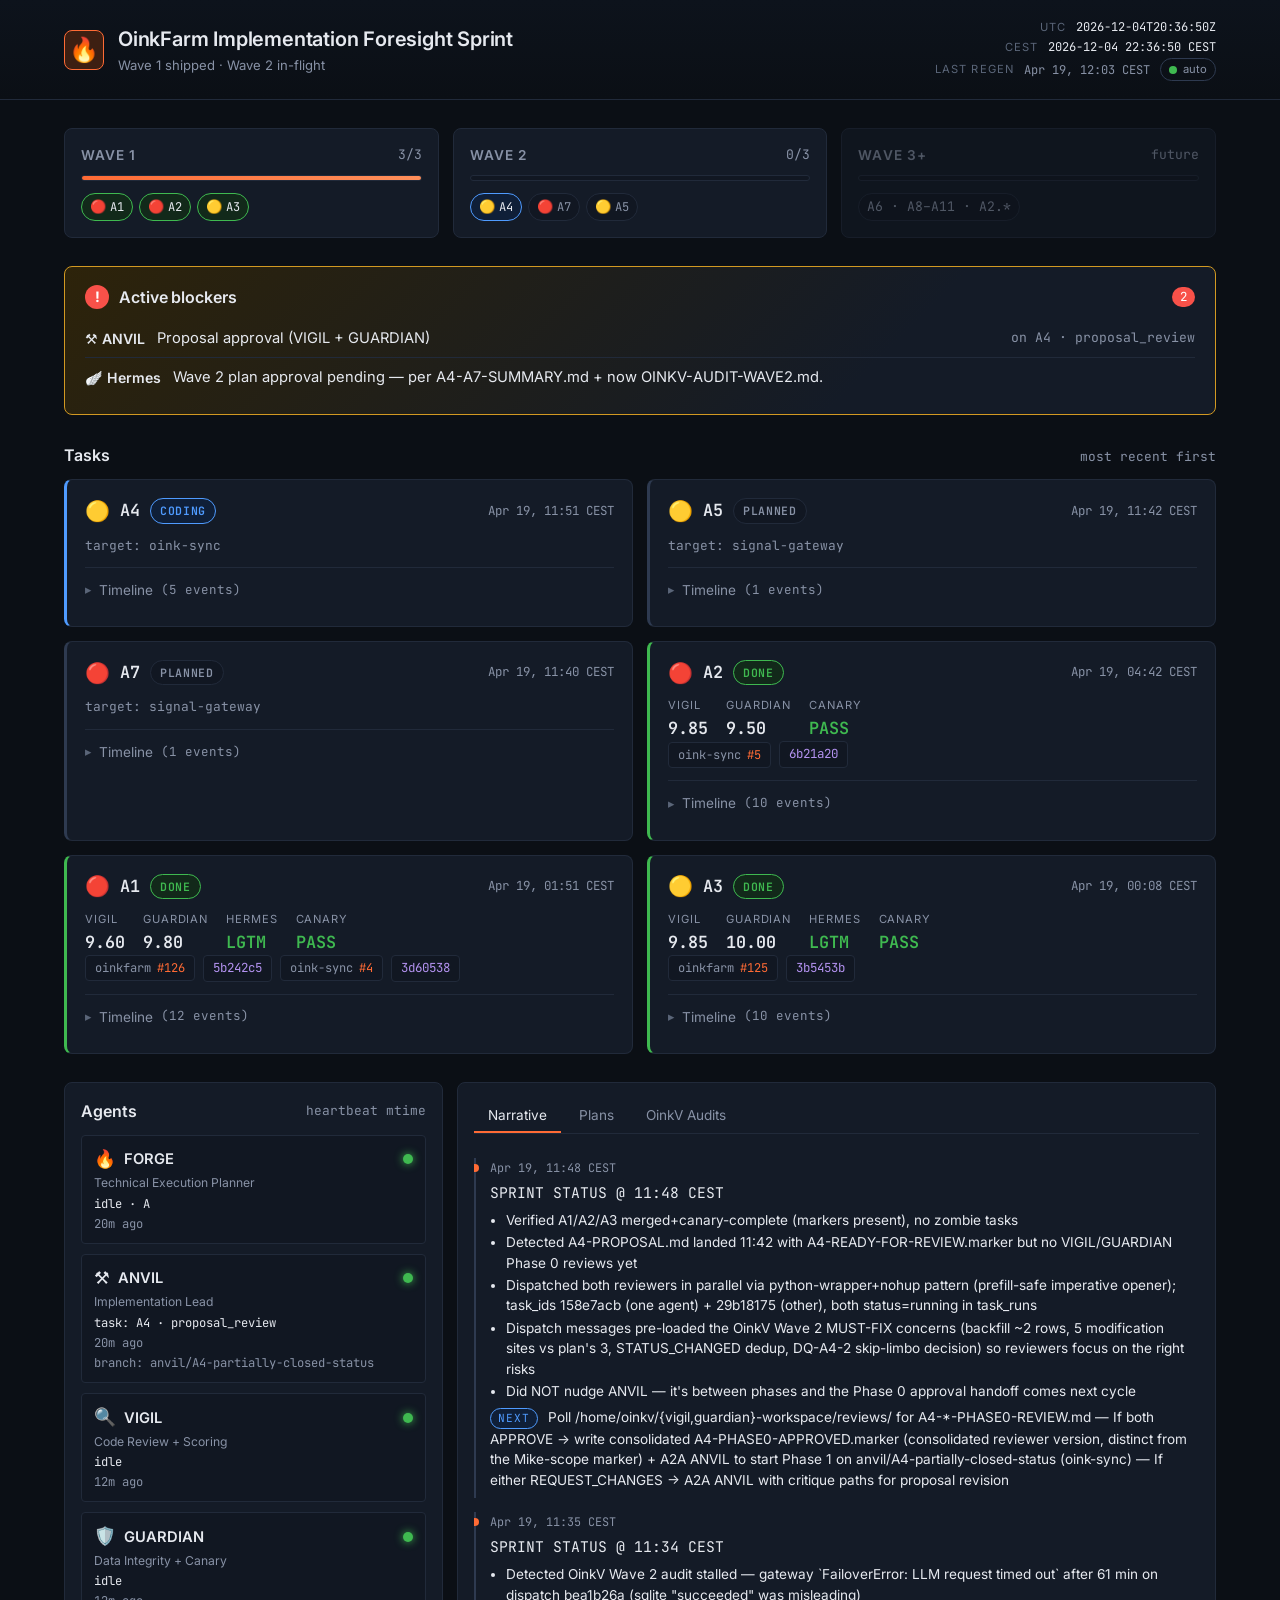
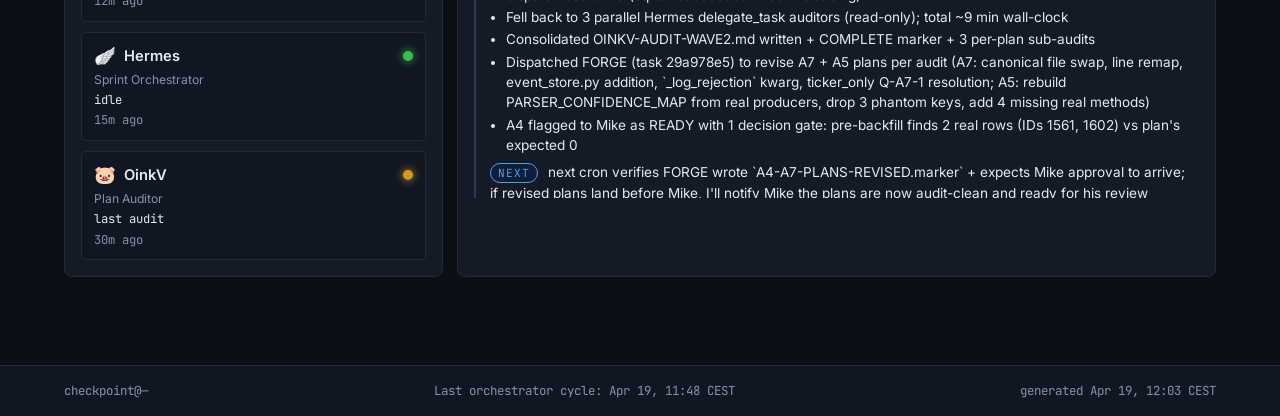
<file: site/index.html>
<!DOCTYPE html>
<html lang="en">
<head>
<meta charset="UTF-8">
<meta name="viewport" content="width=device-width, initial-scale=1.0">
<title>OinkFarm Implementation Foresight Sprint</title>
<meta name="description" content="Live checkpoint dashboard for the OinkFarm Implementation Foresight Sprint.">
<link rel="preconnect" href="https://fonts.googleapis.com">
<link rel="preconnect" href="https://fonts.gstatic.com" crossorigin>
<link href="https://fonts.googleapis.com/css2?family=Inter:wght@400;500;600;700&family=JetBrains+Mono:wght@400;500;600&display=swap" rel="stylesheet">
<link rel="stylesheet" href="style.css">
</head>
<body data-generated="2026-04-19T10:03:49+00:00">

<header class="topbar">
  <div class="topbar-inner">
    <div class="brand">
      <div class="brand-mark">🔥</div>
      <div>
        <h1>OinkFarm Implementation Foresight Sprint</h1>
        <p class="subtitle">Wave 1 shipped · Wave 2 in-flight</p>
      </div>
    </div>
    <div class="clock">
      <div class="clock-row">
        <span class="clock-label">UTC</span>
        <span class="mono" id="clock-utc">2026-04-19T10:03:49+00:00</span>
      </div>
      <div class="clock-row">
        <span class="clock-label">CEST</span>
        <span class="mono" id="clock-cest">2026-04-19T12:03:49+02:00</span>
      </div>
      <div class="clock-row muted">
        <span class="clock-label">last regen</span>
        <span class="mono" id="last-regen">Apr 19, 12:03 CEST</span>
        <span class="refresh-pill" id="refresh-pill" title="auto-refreshes every 60s">
          <span class="dot dot-green"></span> auto
        </span>
      </div>
    </div>
  </div>
</header>

<main class="container">

<!-- Wave progress ---------------------------------------------------------- -->
<section class="waves">
  <div class="wave ">
    <div class="wave-header">
      <h3>Wave 1</h3>
      <span class="wave-count mono">
3/3      </span>
    </div>
    <div class="wave-bar">
      <div class="wave-fill" style="width: 100%;"></div>
    </div>
    <div class="wave-chips">
          <a href="#task-A1" class="chip chip-done" title="Done">
            🔴 <span class="mono">A1</span>
          </a>
          <a href="#task-A2" class="chip chip-done" title="Done">
            🔴 <span class="mono">A2</span>
          </a>
          <a href="#task-A3" class="chip chip-done" title="Done">
            🟡 <span class="mono">A3</span>
          </a>
    </div>
  </div>
  <div class="wave ">
    <div class="wave-header">
      <h3>Wave 2</h3>
      <span class="wave-count mono">
0/3      </span>
    </div>
    <div class="wave-bar">
      <div class="wave-fill" style="width: 0%;"></div>
    </div>
    <div class="wave-chips">
          <a href="#task-A4" class="chip chip-code" title="Coding">
            🟡 <span class="mono">A4</span>
          </a>
          <a href="#task-A7" class="chip chip-planned" title="Planned">
            🔴 <span class="mono">A7</span>
          </a>
          <a href="#task-A5" class="chip chip-planned" title="Planned">
            🟡 <span class="mono">A5</span>
          </a>
    </div>
  </div>
  <div class="wave wave-future">
    <div class="wave-header">
      <h3>Wave 3+</h3>
      <span class="wave-count mono">
future      </span>
    </div>
    <div class="wave-bar">
      <div class="wave-fill" style="width: 0%;"></div>
    </div>
    <div class="wave-chips">
<span class="chip chip-future mono">A6 · A8–A11 · A2.*</span>    </div>
  </div>
</section>

<!-- Blockers --------------------------------------------------------------- -->
<section class="blockers">
    <div class="blockers-card severity-auto">
      <div class="blockers-head">
        <span class="warn-icon">!</span>
        <h2>Active blockers</h2>
        <span class="blocker-count">2</span>
      </div>
      <ul class="blocker-list">
        <li>
          <span class="blocker-agent">⚒️ ANVIL</span>
          <span class="blocker-label">Proposal approval (VIGIL + GUARDIAN)</span>
            <span class="blocker-task mono">on A4 · proposal_review</span>
        </li>
        <li>
          <span class="blocker-agent">🪽 Hermes</span>
          <span class="blocker-label">Wave 2 plan approval pending — per A4-A7-SUMMARY.md + now OINKV-AUDIT-WAVE2.md.</span>
        </li>
      </ul>
    </div>
</section>

<!-- Tasks ------------------------------------------------------------------ -->
<section class="tasks-section">
  <div class="section-head">
    <h2>Tasks</h2>
    <span class="muted mono">most recent first</span>
  </div>
  <div class="tasks-grid">
    <article class="task task-code" id="task-A4">
      <header class="task-head">
        <div class="task-id-row">
          <span class="tier-emoji" title="STANDARD">🟡</span>
          <span class="task-id mono">A4</span>
          <span class="badge badge-code">Coding</span>
        </div>
        <div class="task-meta mono muted">
            Apr 19, 11:51 CEST
        </div>
      </header>

      <div class="task-body">
        <div class="task-stats">
        </div>

          <div class="task-prs muted mono">target: oink-sync</div>
      </div>

      <details class="task-timeline">
        <summary>Timeline <span class="muted mono">(5 events)</span></summary>
          <ol class="timeline">
            <li class="timeline-event">
              <span class="dot dot-info"></span>
              <div class="timeline-body">
                <div class="timeline-label">
                  <span class="timeline-actor mono">GUARDIAN</span>
                  <span>GUARDIAN Phase 0 review</span>
                </div>
                <div class="timeline-meta mono muted">
                  Apr 19, 11:51 CEST
                    · <span class="filepath">A4-GUARDIAN-PHASE0-REVIEW.md</span>
                </div>
              </div>
            </li>
            <li class="timeline-event">
              <span class="dot dot-info"></span>
              <div class="timeline-body">
                <div class="timeline-label">
                  <span class="timeline-actor mono">VIGIL</span>
                  <span>VIGIL Phase 0 review</span>
                </div>
                <div class="timeline-meta mono muted">
                  Apr 19, 11:50 CEST
                    · <span class="filepath">A4-VIGIL-PHASE0-REVIEW.md</span>
                </div>
              </div>
            </li>
            <li class="timeline-event">
              <span class="dot dot-info"></span>
              <div class="timeline-body">
                <div class="timeline-label">
                  <span class="timeline-actor mono">ANVIL</span>
                  <span>Phase 0 proposal written</span>
                </div>
                <div class="timeline-meta mono muted">
                  Apr 19, 11:42 CEST
                    · <span class="filepath">A4-PROPOSAL.md</span>
                </div>
              </div>
            </li>
            <li class="timeline-event">
              <span class="dot dot-info"></span>
              <div class="timeline-body">
                <div class="timeline-label">
                  <span class="timeline-actor mono">Orchestrator</span>
                  <span>Phase 0 approved</span>
                </div>
                <div class="timeline-meta mono muted">
                  Apr 19, 11:40 CEST
                    · <span class="filepath">A4-PHASE0-APPROVED.marker</span>
                </div>
              </div>
            </li>
            <li class="timeline-event">
              <span class="dot dot-info"></span>
              <div class="timeline-body">
                <div class="timeline-label">
                  <span class="timeline-actor mono">FORGE</span>
                  <span>FORGE plan published</span>
                </div>
                <div class="timeline-meta mono muted">
                  Apr 19, 02:47 CEST
                    · <span class="filepath">TASK-A4-plan.md</span>
                </div>
              </div>
            </li>
          </ol>
      </details>
    </article>
    <article class="task task-planned" id="task-A5">
      <header class="task-head">
        <div class="task-id-row">
          <span class="tier-emoji" title="STANDARD">🟡</span>
          <span class="task-id mono">A5</span>
          <span class="badge badge-planned">Planned</span>
        </div>
        <div class="task-meta mono muted">
            Apr 19, 11:42 CEST
        </div>
      </header>

      <div class="task-body">
        <div class="task-stats">
        </div>

          <div class="task-prs muted mono">target: signal-gateway</div>
      </div>

      <details class="task-timeline">
        <summary>Timeline <span class="muted mono">(1 events)</span></summary>
          <ol class="timeline">
            <li class="timeline-event">
              <span class="dot dot-info"></span>
              <div class="timeline-body">
                <div class="timeline-label">
                  <span class="timeline-actor mono">FORGE</span>
                  <span>FORGE plan published</span>
                </div>
                <div class="timeline-meta mono muted">
                  Apr 19, 11:42 CEST
                    · <span class="filepath">TASK-A5-plan.md</span>
                </div>
              </div>
            </li>
          </ol>
      </details>
    </article>
    <article class="task task-planned" id="task-A7">
      <header class="task-head">
        <div class="task-id-row">
          <span class="tier-emoji" title="CRITICAL">🔴</span>
          <span class="task-id mono">A7</span>
          <span class="badge badge-planned">Planned</span>
        </div>
        <div class="task-meta mono muted">
            Apr 19, 11:40 CEST
        </div>
      </header>

      <div class="task-body">
        <div class="task-stats">
        </div>

          <div class="task-prs muted mono">target: signal-gateway</div>
      </div>

      <details class="task-timeline">
        <summary>Timeline <span class="muted mono">(1 events)</span></summary>
          <ol class="timeline">
            <li class="timeline-event">
              <span class="dot dot-info"></span>
              <div class="timeline-body">
                <div class="timeline-label">
                  <span class="timeline-actor mono">FORGE</span>
                  <span>FORGE plan published</span>
                </div>
                <div class="timeline-meta mono muted">
                  Apr 19, 11:40 CEST
                    · <span class="filepath">TASK-A7-plan.md</span>
                </div>
              </div>
            </li>
          </ol>
      </details>
    </article>
    <article class="task task-done" id="task-A2">
      <header class="task-head">
        <div class="task-id-row">
          <span class="tier-emoji" title="CRITICAL">🔴</span>
          <span class="task-id mono">A2</span>
          <span class="badge badge-done">Done</span>
        </div>
        <div class="task-meta mono muted">
            Apr 19, 04:42 CEST
        </div>
      </header>

      <div class="task-body">
        <div class="task-stats">
            <div class="stat"><span class="stat-label">VIGIL</span><span class="stat-value mono">9.85</span></div>
            <div class="stat"><span class="stat-label">GUARDIAN</span><span class="stat-value mono">9.50</span></div>
            <div class="stat"><span class="stat-label">Canary</span><span class="stat-value verdict-pass">PASS</span></div>
        </div>

          <div class="task-prs">
              <a class="pr-link" href="https://github.com/QuantisDevelopment/oink-sync/pull/5" target="_blank" rel="noopener">
                <span class="pr-repo mono">oink-sync</span>
                <span class="pr-num mono">#5</span>
              </a>
                <a class="commit-link mono" href="https://github.com/QuantisDevelopment/oink-sync/commit/6b21a2074413395b400b6f95494ae80d77ecef59" target="_blank" rel="noopener" title="merge commit">
                  6b21a20
                </a>
          </div>
      </div>

      <details class="task-timeline">
        <summary>Timeline <span class="muted mono">(10 events)</span></summary>
          <ol class="timeline">
            <li class="timeline-event">
              <span class="dot dot-info"></span>
              <div class="timeline-body">
                <div class="timeline-label">
                  <span class="timeline-actor mono">GUARDIAN</span>
                  <span>Canary complete</span>
                </div>
                <div class="timeline-meta mono muted">
                  Apr 19, 04:42 CEST
                    · <span class="filepath">A2-CANARY-COMPLETE.marker</span>
                </div>
              </div>
            </li>
            <li class="timeline-event">
              <span class="dot dot-pass"></span>
              <div class="timeline-body">
                <div class="timeline-label">
                  <span class="timeline-actor mono">GUARDIAN</span>
                  <span>Canary PASS</span>
                </div>
                <div class="timeline-meta mono muted">
                  Apr 19, 04:42 CEST
                    · <span class="filepath">A2-CANARY.md</span>
                </div>
              </div>
            </li>
            <li class="timeline-event">
              <span class="dot dot-info"></span>
              <div class="timeline-body">
                <div class="timeline-label">
                  <span class="timeline-actor mono">ANVIL</span>
                  <span>Merged</span>
                </div>
                <div class="timeline-meta mono muted">
                  Apr 19, 02:40 CEST
                    · <span class="filepath">A2-MERGED.marker</span>
                </div>
              </div>
            </li>
            <li class="timeline-event">
              <span class="dot dot-info"></span>
              <div class="timeline-body">
                <div class="timeline-label">
                  <span class="timeline-actor mono">GUARDIAN</span>
                  <span>GUARDIAN Phase 1 review — 9.50</span>
                </div>
                <div class="timeline-meta mono muted">
                  Apr 19, 02:26 CEST
                    · <span class="filepath">A2-GUARDIAN-PHASE1-REVIEW.md</span>
                </div>
              </div>
            </li>
            <li class="timeline-event">
              <span class="dot dot-pass"></span>
              <div class="timeline-body">
                <div class="timeline-label">
                  <span class="timeline-actor mono">VIGIL</span>
                  <span>VIGIL Phase 1 review — 9.85</span>
                </div>
                <div class="timeline-meta mono muted">
                  Apr 19, 02:19 CEST
                    · <span class="filepath">A2-VIGIL-PHASE1-REVIEW.md</span>
                </div>
              </div>
            </li>
            <li class="timeline-event">
              <span class="dot dot-info"></span>
              <div class="timeline-body">
                <div class="timeline-label">
                  <span class="timeline-actor mono">Orchestrator</span>
                  <span>Phase 0 approved</span>
                </div>
                <div class="timeline-meta mono muted">
                  Apr 19, 02:04 CEST
                    · <span class="filepath">A2-PHASE0-APPROVED.marker</span>
                </div>
              </div>
            </li>
            <li class="timeline-event">
              <span class="dot dot-info"></span>
              <div class="timeline-body">
                <div class="timeline-label">
                  <span class="timeline-actor mono">GUARDIAN</span>
                  <span>GUARDIAN Phase 0 review</span>
                </div>
                <div class="timeline-meta mono muted">
                  Apr 19, 01:56 CEST
                    · <span class="filepath">A2-GUARDIAN-PHASE0-REVIEW.md</span>
                </div>
              </div>
            </li>
            <li class="timeline-event">
              <span class="dot dot-info"></span>
              <div class="timeline-body">
                <div class="timeline-label">
                  <span class="timeline-actor mono">VIGIL</span>
                  <span>VIGIL Phase 0 review</span>
                </div>
                <div class="timeline-meta mono muted">
                  Apr 19, 01:54 CEST
                    · <span class="filepath">A2-VIGIL-PHASE0-REVIEW.md</span>
                </div>
              </div>
            </li>
            <li class="timeline-event">
              <span class="dot dot-info"></span>
              <div class="timeline-body">
                <div class="timeline-label">
                  <span class="timeline-actor mono">ANVIL</span>
                  <span>Phase 0 proposal written</span>
                </div>
                <div class="timeline-meta mono muted">
                  Apr 19, 01:52 CEST
                    · <span class="filepath">A2-PHASE0-PROPOSAL.md</span>
                </div>
              </div>
            </li>
            <li class="timeline-event">
              <span class="dot dot-info"></span>
              <div class="timeline-body">
                <div class="timeline-label">
                  <span class="timeline-actor mono">FORGE</span>
                  <span>FORGE plan published</span>
                </div>
                <div class="timeline-meta mono muted">
                  Apr 18, 23:28 CEST
                    · <span class="filepath">TASK-A2-plan.md</span>
                </div>
              </div>
            </li>
          </ol>
      </details>
    </article>
    <article class="task task-done" id="task-A1">
      <header class="task-head">
        <div class="task-id-row">
          <span class="tier-emoji" title="CRITICAL">🔴</span>
          <span class="task-id mono">A1</span>
          <span class="badge badge-done">Done</span>
        </div>
        <div class="task-meta mono muted">
            Apr 19, 01:51 CEST
        </div>
      </header>

      <div class="task-body">
        <div class="task-stats">
            <div class="stat"><span class="stat-label">VIGIL</span><span class="stat-value mono">9.60</span></div>
            <div class="stat"><span class="stat-label">GUARDIAN</span><span class="stat-value mono">9.80</span></div>
            <div class="stat"><span class="stat-label">Hermes</span><span class="stat-value verdict-lgtm">LGTM</span></div>
            <div class="stat"><span class="stat-label">Canary</span><span class="stat-value verdict-pass">PASS</span></div>
        </div>

          <div class="task-prs">
              <a class="pr-link" href="https://github.com/QuantisDevelopment/oinkfarm/pull/126" target="_blank" rel="noopener">
                <span class="pr-repo mono">oinkfarm</span>
                <span class="pr-num mono">#126</span>
              </a>
                <a class="commit-link mono" href="https://github.com/QuantisDevelopment/oinkfarm/commit/5b242c567d0df4b8b25d3866e711f15d772e685a" target="_blank" rel="noopener" title="merge commit">
                  5b242c5
                </a>
              <a class="pr-link" href="https://github.com/QuantisDevelopment/oink-sync/pull/4" target="_blank" rel="noopener">
                <span class="pr-repo mono">oink-sync</span>
                <span class="pr-num mono">#4</span>
              </a>
                <a class="commit-link mono" href="https://github.com/QuantisDevelopment/oink-sync/commit/3d60538acc0fb696b41da151d9062cd9896ad790" target="_blank" rel="noopener" title="merge commit">
                  3d60538
                </a>
          </div>
      </div>

      <details class="task-timeline">
        <summary>Timeline <span class="muted mono">(12 events)</span></summary>
          <ol class="timeline">
            <li class="timeline-event">
              <span class="dot dot-info"></span>
              <div class="timeline-body">
                <div class="timeline-label">
                  <span class="timeline-actor mono">GUARDIAN</span>
                  <span>Canary complete</span>
                </div>
                <div class="timeline-meta mono muted">
                  Apr 19, 01:51 CEST
                    · <span class="filepath">A1-CANARY-COMPLETE.marker</span>
                </div>
              </div>
            </li>
            <li class="timeline-event">
              <span class="dot dot-pass"></span>
              <div class="timeline-body">
                <div class="timeline-label">
                  <span class="timeline-actor mono">GUARDIAN</span>
                  <span>Canary PASS</span>
                </div>
                <div class="timeline-meta mono muted">
                  Apr 19, 01:51 CEST
                    · <span class="filepath">A1-CANARY.md</span>
                </div>
              </div>
            </li>
            <li class="timeline-event">
              <span class="dot dot-info"></span>
              <div class="timeline-body">
                <div class="timeline-label">
                  <span class="timeline-actor mono">ANVIL</span>
                  <span>Merged</span>
                </div>
                <div class="timeline-meta mono muted">
                  Apr 19, 01:48 CEST
                    · <span class="filepath">A1-MERGED.marker</span>
                </div>
              </div>
            </li>
            <li class="timeline-event">
              <span class="dot dot-lgtm"></span>
              <div class="timeline-body">
                <div class="timeline-label">
                  <span class="timeline-actor mono">Hermes</span>
                  <span>Hermes sanity check — LGTM</span>
                </div>
                <div class="timeline-meta mono muted">
                  Apr 19, 01:47 CEST
                    · <span class="filepath">A1-HERMES-REVIEW.md</span>
                </div>
              </div>
            </li>
            <li class="timeline-event">
              <span class="dot dot-pass"></span>
              <div class="timeline-body">
                <div class="timeline-label">
                  <span class="timeline-actor mono">VIGIL</span>
                  <span>VIGIL Phase 1 review — 9.60</span>
                </div>
                <div class="timeline-meta mono muted">
                  Apr 19, 01:30 CEST
                    · <span class="filepath">A1-VIGIL-PHASE1-REVIEW.md</span>
                </div>
              </div>
            </li>
            <li class="timeline-event">
              <span class="dot dot-info"></span>
              <div class="timeline-body">
                <div class="timeline-label">
                  <span class="timeline-actor mono">GUARDIAN</span>
                  <span>GUARDIAN Phase 1 review — 9.80</span>
                </div>
                <div class="timeline-meta mono muted">
                  Apr 19, 01:19 CEST
                    · <span class="filepath">A1-GUARDIAN-PHASE1-REVIEW.md</span>
                </div>
              </div>
            </li>
            <li class="timeline-event">
              <span class="dot dot-info"></span>
              <div class="timeline-body">
                <div class="timeline-label">
                  <span class="timeline-actor mono">Orchestrator</span>
                  <span>Phase 0 approved</span>
                </div>
                <div class="timeline-meta mono muted">
                  Apr 19, 00:20 CEST
                    · <span class="filepath">A1-PHASE0-APPROVED.marker</span>
                </div>
              </div>
            </li>
            <li class="timeline-event">
              <span class="dot dot-info"></span>
              <div class="timeline-body">
                <div class="timeline-label">
                  <span class="timeline-actor mono">GUARDIAN</span>
                  <span>GUARDIAN Phase 0 review</span>
                </div>
                <div class="timeline-meta mono muted">
                  Apr 19, 00:14 CEST
                    · <span class="filepath">A1-GUARDIAN-PHASE0-REVIEW.md</span>
                </div>
              </div>
            </li>
            <li class="timeline-event">
              <span class="dot dot-info"></span>
              <div class="timeline-body">
                <div class="timeline-label">
                  <span class="timeline-actor mono">VIGIL</span>
                  <span>VIGIL Phase 0 review</span>
                </div>
                <div class="timeline-meta mono muted">
                  Apr 19, 00:13 CEST
                    · <span class="filepath">A1-VIGIL-PHASE0-REVIEW.md</span>
                </div>
              </div>
            </li>
            <li class="timeline-event">
              <span class="dot dot-info"></span>
              <div class="timeline-body">
                <div class="timeline-label">
                  <span class="timeline-actor mono">ANVIL</span>
                  <span>Ready for proposal review</span>
                </div>
                <div class="timeline-meta mono muted">
                  Apr 19, 00:11 CEST
                    · <span class="filepath">A1-READY-FOR-REVIEW.marker</span>
                </div>
              </div>
            </li>
            <li class="timeline-event">
              <span class="dot dot-info"></span>
              <div class="timeline-body">
                <div class="timeline-label">
                  <span class="timeline-actor mono">ANVIL</span>
                  <span>Phase 0 proposal written</span>
                </div>
                <div class="timeline-meta mono muted">
                  Apr 19, 00:10 CEST
                    · <span class="filepath">A1-PHASE0-PROPOSAL.md</span>
                </div>
              </div>
            </li>
            <li class="timeline-event">
              <span class="dot dot-info"></span>
              <div class="timeline-body">
                <div class="timeline-label">
                  <span class="timeline-actor mono">FORGE</span>
                  <span>FORGE plan published</span>
                </div>
                <div class="timeline-meta mono muted">
                  Apr 18, 23:27 CEST
                    · <span class="filepath">TASK-A1-plan.md</span>
                </div>
              </div>
            </li>
          </ol>
      </details>
    </article>
    <article class="task task-done" id="task-A3">
      <header class="task-head">
        <div class="task-id-row">
          <span class="tier-emoji" title="STANDARD">🟡</span>
          <span class="task-id mono">A3</span>
          <span class="badge badge-done">Done</span>
        </div>
        <div class="task-meta mono muted">
            Apr 19, 00:08 CEST
        </div>
      </header>

      <div class="task-body">
        <div class="task-stats">
            <div class="stat"><span class="stat-label">VIGIL</span><span class="stat-value mono">9.85</span></div>
            <div class="stat"><span class="stat-label">GUARDIAN</span><span class="stat-value mono">10.00</span></div>
            <div class="stat"><span class="stat-label">Hermes</span><span class="stat-value verdict-lgtm">LGTM</span></div>
            <div class="stat"><span class="stat-label">Canary</span><span class="stat-value verdict-pass">PASS</span></div>
        </div>

          <div class="task-prs">
              <a class="pr-link" href="https://github.com/QuantisDevelopment/oinkfarm/pull/125" target="_blank" rel="noopener">
                <span class="pr-repo mono">oinkfarm</span>
                <span class="pr-num mono">#125</span>
              </a>
                <a class="commit-link mono" href="https://github.com/QuantisDevelopment/oinkfarm/commit/3b5453b7" target="_blank" rel="noopener" title="merge commit">
                  3b5453b
                </a>
          </div>
      </div>

      <details class="task-timeline">
        <summary>Timeline <span class="muted mono">(10 events)</span></summary>
          <ol class="timeline">
            <li class="timeline-event">
              <span class="dot dot-info"></span>
              <div class="timeline-body">
                <div class="timeline-label">
                  <span class="timeline-actor mono">GUARDIAN</span>
                  <span>Canary complete</span>
                </div>
                <div class="timeline-meta mono muted">
                  Apr 19, 00:08 CEST
                    · <span class="filepath">A3-CANARY-COMPLETE.marker</span>
                </div>
              </div>
            </li>
            <li class="timeline-event">
              <span class="dot dot-pass"></span>
              <div class="timeline-body">
                <div class="timeline-label">
                  <span class="timeline-actor mono">GUARDIAN</span>
                  <span>Canary PASS</span>
                </div>
                <div class="timeline-meta mono muted">
                  Apr 19, 00:08 CEST
                    · <span class="filepath">A3-CANARY.md</span>
                </div>
              </div>
            </li>
            <li class="timeline-event">
              <span class="dot dot-info"></span>
              <div class="timeline-body">
                <div class="timeline-label">
                  <span class="timeline-actor mono">ANVIL</span>
                  <span>Merged</span>
                </div>
                <div class="timeline-meta mono muted">
                  Apr 19, 00:06 CEST
                    · <span class="filepath">A3-MERGED.marker</span>
                </div>
              </div>
            </li>
            <li class="timeline-event">
              <span class="dot dot-lgtm"></span>
              <div class="timeline-body">
                <div class="timeline-label">
                  <span class="timeline-actor mono">Hermes</span>
                  <span>Hermes sanity check — LGTM</span>
                </div>
                <div class="timeline-meta mono muted">
                  Apr 19, 00:05 CEST
                    · <span class="filepath">A3-HERMES-REVIEW.md</span>
                </div>
              </div>
            </li>
            <li class="timeline-event">
              <span class="dot dot-info"></span>
              <div class="timeline-body">
                <div class="timeline-label">
                  <span class="timeline-actor mono">GUARDIAN</span>
                  <span>GUARDIAN Phase 1 review — 10.00</span>
                </div>
                <div class="timeline-meta mono muted">
                  Apr 19, 00:00 CEST
                    · <span class="filepath">A3-GUARDIAN-PHASE1-REVIEW.md</span>
                </div>
              </div>
            </li>
            <li class="timeline-event">
              <span class="dot dot-pass"></span>
              <div class="timeline-body">
                <div class="timeline-label">
                  <span class="timeline-actor mono">VIGIL</span>
                  <span>VIGIL Phase 1 review — 9.85</span>
                </div>
                <div class="timeline-meta mono muted">
                  Apr 18, 23:54 CEST
                    · <span class="filepath">A3-VIGIL-REVIEW.md</span>
                </div>
              </div>
            </li>
            <li class="timeline-event">
              <span class="dot dot-info"></span>
              <div class="timeline-body">
                <div class="timeline-label">
                  <span class="timeline-actor mono">Orchestrator</span>
                  <span>Phase 0 approved</span>
                </div>
                <div class="timeline-meta mono muted">
                  Apr 18, 23:44 CEST
                    · <span class="filepath">A3-PHASE0-APPROVED.marker</span>
                </div>
              </div>
            </li>
            <li class="timeline-event">
              <span class="dot dot-info"></span>
              <div class="timeline-body">
                <div class="timeline-label">
                  <span class="timeline-actor mono">ANVIL</span>
                  <span>Ready for proposal review</span>
                </div>
                <div class="timeline-meta mono muted">
                  Apr 18, 23:32 CEST
                    · <span class="filepath">A3-READY-FOR-REVIEW.marker</span>
                </div>
              </div>
            </li>
            <li class="timeline-event">
              <span class="dot dot-info"></span>
              <div class="timeline-body">
                <div class="timeline-label">
                  <span class="timeline-actor mono">ANVIL</span>
                  <span>Phase 0 proposal written</span>
                </div>
                <div class="timeline-meta mono muted">
                  Apr 18, 23:32 CEST
                    · <span class="filepath">A3-PHASE0-PROPOSAL.md</span>
                </div>
              </div>
            </li>
            <li class="timeline-event">
              <span class="dot dot-info"></span>
              <div class="timeline-body">
                <div class="timeline-label">
                  <span class="timeline-actor mono">FORGE</span>
                  <span>FORGE plan published</span>
                </div>
                <div class="timeline-meta mono muted">
                  Apr 18, 23:28 CEST
                    · <span class="filepath">TASK-A3-plan.md</span>
                </div>
              </div>
            </li>
          </ol>
      </details>
    </article>
  </div>
</section>

<!-- Agents + Narrative tabs ------------------------------------------------ -->
<section class="two-col">

  <!-- Agents ............................................................. -->
  <div class="panel">
    <div class="panel-head">
      <h2>Agents</h2>
      <span class="muted mono">heartbeat mtime</span>
    </div>
    <div class="agent-list">
      <div class="agent agent-light-green">
        <div class="agent-top">
          <span class="agent-emoji">🔥</span>
          <span class="agent-name">FORGE</span>
          <span class="agent-light light-green" title="green"></span>
        </div>
        <div class="agent-meta muted">Technical Execution Planner</div>
        <div class="agent-meta mono">
            idle
 · A        </div>
        <div class="agent-meta mono muted">20m ago</div>
      </div>
      <div class="agent agent-light-green">
        <div class="agent-top">
          <span class="agent-emoji">⚒️</span>
          <span class="agent-name">ANVIL</span>
          <span class="agent-light light-green" title="green"></span>
        </div>
        <div class="agent-meta muted">Implementation Lead</div>
        <div class="agent-meta mono">
            task: A4
 · proposal_review        </div>
        <div class="agent-meta mono muted">20m ago</div>
          <div class="agent-meta mono muted">branch: anvil/A4-partially-closed-status</div>
      </div>
      <div class="agent agent-light-green">
        <div class="agent-top">
          <span class="agent-emoji">🔍</span>
          <span class="agent-name">VIGIL</span>
          <span class="agent-light light-green" title="green"></span>
        </div>
        <div class="agent-meta muted">Code Review + Scoring</div>
        <div class="agent-meta mono">
            idle
        </div>
        <div class="agent-meta mono muted">12m ago</div>
      </div>
      <div class="agent agent-light-green">
        <div class="agent-top">
          <span class="agent-emoji">🛡️</span>
          <span class="agent-name">GUARDIAN</span>
          <span class="agent-light light-green" title="green"></span>
        </div>
        <div class="agent-meta muted">Data Integrity + Canary</div>
        <div class="agent-meta mono">
            idle
        </div>
        <div class="agent-meta mono muted">12m ago</div>
      </div>
      <div class="agent agent-light-green">
        <div class="agent-top">
          <span class="agent-emoji">🪽</span>
          <span class="agent-name">Hermes</span>
          <span class="agent-light light-green" title="green"></span>
        </div>
        <div class="agent-meta muted">Sprint Orchestrator</div>
        <div class="agent-meta mono">
            idle
        </div>
        <div class="agent-meta mono muted">15m ago</div>
      </div>
      <div class="agent agent-light-yellow">
        <div class="agent-top">
          <span class="agent-emoji">🐷</span>
          <span class="agent-name">OinkV</span>
          <span class="agent-light light-yellow" title="yellow"></span>
        </div>
        <div class="agent-meta muted">Plan Auditor</div>
        <div class="agent-meta mono">
            last audit
        </div>
        <div class="agent-meta mono muted">30m ago</div>
      </div>
    </div>
  </div>

  <!-- Narrative timeline ................................................. -->
  <div class="panel">
    <div class="panel-head tabs">
      <div class="tab-row" role="tablist">
        <button class="tab tab-active" data-tab="narrative" role="tab">Narrative</button>
        <button class="tab" data-tab="plans" role="tab">Plans</button>
        <button class="tab" data-tab="audits" role="tab">OinkV Audits</button>
      </div>
    </div>

    <div class="tab-panel tab-panel-active" id="tab-narrative">
      <ol class="narrative">
        <li class="narrative-entry">
          <div class="narrative-time mono muted">Apr 19, 11:48 CEST</div>
            <div class="narrative-header">SPRINT STATUS @ 11:48 CEST</div>
            <ul class="narrative-actions">
<li>Verified A1/A2/A3 merged+canary-complete (markers present), no zombie tasks</li><li>Detected A4-PROPOSAL.md landed 11:42 with A4-READY-FOR-REVIEW.marker but no VIGIL/GUARDIAN Phase 0 reviews yet</li><li>Dispatched both reviewers in parallel via python-wrapper+nohup pattern (prefill-safe imperative opener); task_ids 158e7acb (one agent) + 29b18175 (other), both status=running in task_runs</li><li>Dispatch messages pre-loaded the OinkV Wave 2 MUST-FIX concerns (backfill ~2 rows, 5 modification sites vs plan's 3, STATUS_CHANGED dedup, DQ-A4-2 skip-limbo decision) so reviewers focus on the right risks</li><li>Did NOT nudge ANVIL — it's between phases and the Phase 0 approval handoff comes next cycle</li>            </ul>
            <div class="narrative-next"><span class="pill pill-info">next</span> Poll /home/oinkv/{vigil,guardian}-workspace/reviews/ for A4-*-PHASE0-REVIEW.md — If both APPROVE → write consolidated A4-PHASE0-APPROVED.marker (consolidated reviewer version, distinct from the Mike-scope marker) + A2A ANVIL to start Phase 1 on anvil/A4-partially-closed-status (oink-sync) — If either REQUEST_CHANGES → A2A ANVIL with critique paths for proposal revision</div>
        </li>
        <li class="narrative-entry">
          <div class="narrative-time mono muted">Apr 19, 11:35 CEST</div>
            <div class="narrative-header">SPRINT STATUS @ 11:34 CEST</div>
            <ul class="narrative-actions">
<li>Detected OinkV Wave 2 audit stalled — gateway `FailoverError: LLM request timed out` after 61 min on dispatch bea1b26a (sqlite "succeeded" was misleading)</li><li>Fell back to 3 parallel Hermes delegate_task auditors (read-only); total ~9 min wall-clock</li><li>Consolidated OINKV-AUDIT-WAVE2.md written + COMPLETE marker + 3 per-plan sub-audits</li><li>Dispatched FORGE (task 29a978e5) to revise A7 + A5 plans per audit (A7: canonical file swap, line remap, event_store.py addition, `_log_rejection` kwarg, ticker_only Q-A7-1 resolution; A5: rebuild PARSER_CONFIDENCE_MAP from real producers, drop 3 phantom keys, add 4 missing real methods)</li><li>A4 flagged to Mike as READY with 1 decision gate: pre-backfill finds 2 real rows (IDs 1561, 1602) vs plan's expected 0</li>            </ul>
            <div class="narrative-next"><span class="pill pill-info">next</span> next cron verifies FORGE wrote `A4-A7-PLANS-REVISED.marker` + expects Mike approval to arrive; if revised plans land before Mike, I'll notify Mike the plans are now audit-clean and ready for his review</div>
            <div class="narrative-blocker"><span class="pill pill-warn">blocker</span> 1. **Wave 2 plan approval pending** — per A4-A7-SUMMARY.md + now OINKV-AUDIT-WAVE2.md. A4 can greenlight immediately subject to "include 2 extra partial-TP rows in backfill? (recommended: yes)". A7/A5 should wait for FORGE revision (in flight) — approving now = approving plans that won't compile against canonical micro-gate. ```</div>
        </li>
        <li class="narrative-entry">
          <div class="narrative-time mono muted">Apr 19, 11:10 CEST</div>
            <div class="narrative-header">SPRINT STATUS @ 09:09 UTC</div>
            <ul class="narrative-actions">
<li>Scanned all workspaces: no pending proposals/reviews/PRs to move forward</li><li>Confirmed OinkV Wave 2 audit is ACTIVELY running (session last wrote 09:09:25Z, currently on signal_events instrumentation code review, 26k session lines)</li><li>ANVIL HEARTBEAT confirms state: current_task=A4, phase=awaiting_plan_approval, blockers=[waiting_for_mike_plan_approval]</li>            </ul>
            <div class="narrative-next"><span class="pill pill-info">next</span> On next cron — if OINKV-AUDIT-WAVE2.md exists → apply audit diffs via delegate_task (Wave 1 pattern); if Mike has approved A4/A7/A5 plans → dispatch ANVIL for A4 Phase 0 proposal.</div>
            <div class="narrative-blocker"><span class="pill pill-warn">blocker</span> 🔔 **A4/A7/A5 plans in your queue** (`/home/oinkv/forge-workspace/plans/A4-A7-SUMMARY.md`). ANVIL is idle pending approval. OinkV second-opinion audit running in parallel — not blocking. ```</div>
        </li>
        <li class="narrative-entry">
          <div class="narrative-time mono muted">Apr 19, 10:58 CEST</div>
            <div class="narrative-header">Sprint status is steady. Wave 1 (A1/A2/A3) all merged and canary-PASS (verified from completion markers). Wave 2 OinkV audit dispatched at 10:18 CEST is still actively running (session last-active 27s ago, 38 min in, expected 20-30 min — slightly over but producing tokens continuously, not stalled). No blocker, next cron cycle will check for `OINKV-AUDIT-WAVE2.md` and proceed to diff-merge → ANVIL A4 Phase 0.</div>
            <div class="narrative-next"><span class="pill pill-info">next</span> next cron will check for OINKV-AUDIT-WAVE2.md → apply diffs → dispatch ANVIL A4 Phase 0 (if Mike has approved plans by then)</div>
            <div class="narrative-blocker"><span class="pill pill-warn">blocker</span> none — but Wave 2 plans (A4/A7/A5) still awaiting your approval in /home/oinkv/forge-workspace/plans/A4-A7-SUMMARY.md when convenient ```</div>
        </li>
        <li class="narrative-entry">
          <div class="narrative-time mono muted">Apr 19, 10:21 CEST</div>
            <div class="narrative-header">SPRINT STATUS @ 10:24 CEST (08:24 UTC)</div>
            <div class="narrative-next"><span class="pill pill-info">next</span> Next cron (10:35 CEST): check for `OINKV-AUDIT-WAVE2.md`. If present → dispatch patcher subagent to apply merge diffs. If you've approved plans by then → ANVIL A4 Phase 0 on first clean audit.</div>
        </li>
        <li class="narrative-entry">
          <div class="narrative-time mono muted">Apr 19, 09:50 CEST</div>
            <div class="narrative-header">SPRINT STATUS @ 09:49 CEST (2026-04-19)</div>
            <ul class="narrative-actions">
<li>Verified all three A1/A2/A3 MERGED markers + canary-complete markers</li><li>Confirmed FORGE A4-A7-PLANS-READY.marker + 3 plan files present</li><li>Confirmed ANVIL is correctly idle (not stuck on a review loop) — genuine plan-gate block</li><li>No A2A nudge needed: FORGE is done, ANVIL is waiting on human gate</li>            </ul>
        </li>
        <li class="narrative-entry">
          <div class="narrative-time mono muted">Apr 19, 09:14 CEST</div>
            <div class="narrative-header">SPRINT STATUS @ 07:13 UTC</div>
            <div class="narrative-next"><span class="pill pill-info">next</span> A2A ANVIL → "A4/A7/A5 plans approved. Proceed with A4 Phase 0 per /home/oinkv/forge-workspace/plans/TASK-A4-plan.md; follow A4 → A7 → A5 order." Then resume normal review/merge/canary loop.</div>
        </li>
        <li class="narrative-entry">
          <div class="narrative-time mono muted">Apr 19, 09:03 CEST</div>
            <div class="narrative-header">SPRINT STATUS @ 09:02</div>
            <ul class="narrative-actions">
<li>Verified all Wave 1 artifacts (merges, canaries, markers) — clean</li><li>Read FORGE A4-A7-SUMMARY; plans are complete and internally consistent</li><li>Confirmed ANVIL is correctly blocked (not silent) waiting on plan approval</li><li>No nudges needed — this is the approved escalation gate</li>            </ul>
            <div class="narrative-next"><span class="pill pill-info">next</span> If approval received, A2A ANVIL to start A4 Phase 0 proposal. If still pending next cycle (>30min), re-surface with same ask.</div>
            <div class="narrative-blocker"><span class="pill pill-warn">blocker</span> FORGE recommends order **A4 → A7 → A5** (not original A4/A5/A7): • **A4** 🟡 PARTIALLY_CLOSED status (oink-sync lifecycle.py) — 0.5d, LOW risk • **A7** 🔴 UPDATE→NEW phantom-trade guard (signal-gateway micro-gate) — 1d, MEDIUM risk (needs A4 first so partial-closes are visible to the guard) • **A5** 🟡 Confidence scoring per parser — 0.5d, LOW risk, independent</div>
        </li>
        <li class="narrative-entry">
          <div class="narrative-time mono muted">Apr 19, 08:52 CEST</div>
            <div class="narrative-header">SPRINT STATUS @ 08:51 UTC</div>
            <div class="narrative-next"><span class="pill pill-info">next</span> on Mike approval → A2A ANVIL "Mike approved plans. Begin A4 Phase 0 proposal per `plans/TASK-A4-plan.md`." Without approval → continue polling; re-nudge Mike every 6h.</div>
        </li>
        <li class="narrative-entry">
          <div class="narrative-time mono muted">Apr 19, 08:40 CEST</div>
            <div class="narrative-header">SPRINT STATUS @ 06:40 UTC</div>
            <ul class="narrative-actions">
<li>Scanned all 4 agent workspaces + PR state — no intermediate artifacts to dispatch</li><li>Confirmed all Wave-1 tasks closed cleanly (no fix-forward pending)</li><li>Confirmed FORGE auto-triggered plan production (Wave-2) without prompt</li>            </ul>
            <div class="narrative-next"><span class="pill pill-info">next</span> If plans still un-approved → silent (no autonomous move possible) — If Mike approves A4 → A2A ANVIL to start A4 Phase 0 proposal on oink-sync</div>
            <div class="narrative-blocker"><span class="pill pill-warn">blocker</span> FORGE plans for A4 (PARTIALLY_CLOSED, 🟡), A7 (UPDATE→NEW phantom-trade guard, 🔴), A5 (confidence scoring, 🟡) need your approval. Files: /home/oinkv/forge-workspace/plans/A4-A7-SUMMARY.md  (start here) /home/oinkv/forge-workspace/plans/TASK-A4-plan.md /home/oinkv/forge-workspace/plans/TASK-A7-plan.md /home/oinkv/forge-workspace/plans/TASK-A5-plan.md FORGE recommends A4 → A7 → A5 (A7 depends on A4's PARTIALLY_CLOSED status). A7 is 🔴 CRITICAL (phantom-trade guard). Approve/revise and I'll dispatch ANVIL on the next tick. ```</div>
        </li>
        <li class="narrative-entry">
          <div class="narrative-time mono muted">Apr 19, 08:28 CEST</div>
            <div class="narrative-header">SPRINT STATUS @ 08:28 CEST (06:28 UTC)</div>
            <div class="narrative-next"><span class="pill pill-info">next</span> If plans remain unapproved at next cycle, no productive auto-action remains — will stay silent unless Mike approves or new artifacts appear.</div>
        </li>
        <li class="narrative-entry">
          <div class="narrative-time mono muted">Apr 19, 08:15 CEST</div>
            <div class="narrative-header">SPRINT STATUS @ 08:13 CEST (Sun)</div>
            <div class="narrative-next"><span class="pill pill-info">next</span> On approval signal (marker or heartbeat change), A2A ANVIL → start A4 Phase 0 proposal per `/home/oinkv/forge-workspace/plans/TASK-A4-plan.md`.</div>
        </li>
        <li class="narrative-entry">
          <div class="narrative-time mono muted">Apr 19, 07:51 CEST</div>
            <div class="narrative-header">SPRINT STATUS @ 07:50 CEST (05:50 UTC)</div>
            <ul class="narrative-actions">
<li>Scanned all 4 workspaces — no new artifacts in past ~3h (last activity: A2 canary 02:40 CEST)</li><li>Confirmed FORGE plans shipped 00:55 UTC and sat unapproved for ~5h</li><li>Confirmed ANVIL HEARTBEAT explicitly blocked on "waiting_for_mike_plan_approval" — not a silent stall, not nudgeable</li><li>No open PRs on oink-sync / QuantisFarm; no pending reviews for VIGIL/GUARDIAN</li><li>Held off nudging ANVIL — the approval gate is genuine per AGENTS.md</li>            </ul>
            <div class="narrative-next"><span class="pill pill-info">next</span> once Mike approves plans, next tick will A2A ANVIL to begin A4 Phase 0 proposal.</div>
            <div class="narrative-blocker"><span class="pill pill-warn">blocker</span> FORGE's Wave 2 plans are ready and the team is idle pending your sign-off.</div>
        </li>
        <li class="narrative-entry">
          <div class="narrative-time mono muted">Apr 19, 07:26 CEST</div>
            <div class="narrative-header">SPRINT STATUS @ 07:25 CEST</div>
            <div class="narrative-next"><span class="pill pill-info">next</span> SILENT until Mike approves plans OR new artifact appears. If still blocked at +12h total, will ping Mike again with plan summaries inlined.</div>
            <div class="narrative-blocker"><span class="pill pill-warn">blocker</span> Approve/edit/reject A4/A7/A5 plans to unblock ANVIL. Order FORGE recommends: A4 → A7 → A5. Plans + summary at /home/oinkv/forge-workspace/plans/. A reply of "approved, start A4" is enough — I'll dispatch ANVIL immediately. ```</div>
        </li>
        <li class="narrative-entry">
          <div class="narrative-time mono muted">Apr 19, 07:12 CEST</div>
            <div class="narrative-header">SPRINT STATUS @ 07:11 UTC</div>
            <ul class="narrative-actions">
<li>Verified all 3 Wave 1 canaries PASS via marker files + canary reports</li><li>Confirmed no open PRs, no pending reviews, no stale `running` task rows</li><li>No dispatches — everything is gated on Mike's Wave 2 plan approval</li>            </ul>
            <div class="narrative-next"><span class="pill pill-info">next</span> On approval, A2A ANVIL with approved task list in order A4 → A7 → A5 to begin A4 Phase 0 proposal. No dispatch until then.</div>
            <div class="narrative-blocker"><span class="pill pill-warn">blocker</span> Approve FORGE's Wave 2 plans (A4/A7/A5). Total estimated effort 2 days across both repos. Open question Q-A7-1 (include ticker_only matches in phantom-trade suppression?) — FORGE recommends yes with 48h monitoring. ```</div>
        </li>
        <li class="narrative-entry">
          <div class="narrative-time mono muted">Apr 19, 07:01 CEST</div>
            <div class="narrative-header">SPRINT STATUS @ 06:59 UTC (08:59 CEST)</div>
            <div class="narrative-next"><span class="pill pill-info">next</span> dispatch ANVIL to start A4 Phase 0 proposal (oink-sync lifecycle.py, PARTIALLY_CLOSED status, 🟡 STANDARD)</div>
            <div class="narrative-blocker"><span class="pill pill-warn">blocker</span> 55 plan delivery, ~3.5h since 03:23 heartbeat): → Approve FORGE plans at /home/oinkv/forge-workspace/plans/ (TASK-A4-plan.md, TASK-A7-plan.md, TASK-A5-plan.md; summary: A4-A7-SUMMARY.md) → Order rationale: A4 first (adds PARTIALLY_CLOSED status → A7 phantom-trade guard needs it in its status check); A7 second (🔴 CRITICAL — micro-gate entry de-dup); A5 last (independent, 🟡, confidence scoring) → Open design questions in plans: Q-A7-1 (include ticker_only matches in suppression? FORGE recommends yes + 48h monitoring) → Estimated total effort: 2 days ```</div>
        </li>
        <li class="narrative-entry">
          <div class="narrative-time mono muted">Apr 19, 06:49 CEST</div>
            <div class="narrative-header">**SPRINT STATUS @ 06:48 CEST (Sun 19 Apr 2026)**</div>
        </li>
        <li class="narrative-entry">
          <div class="narrative-time mono muted">Apr 19, 06:37 CEST</div>
            <div class="narrative-header">SPRINT STATUS @ 06:36</div>
            <ul class="narrative-actions">
<li>Scanned markers/reviews/canaries — A1/A2/A3 all green (VIGIL+GUARDIAN+Hermes converged, canaries PASS with FET #1159 preserved, natural TP_HIT validated on signal 1602)</li><li>Verified FORGE delivered A4/A7/A5 plans (`/home/oinkv/forge-workspace/plans/`) and wrote `A4-A7-PLANS-READY.marker` at 02:55 UTC</li><li>Confirmed ANVIL HEARTBEAT stuck on `awaiting_plan_approval` / blocker `waiting_for_mike_plan_approval` (3.5h)</li><li>No agents to dispatch — correctly blocked on human gate, not on orchestrator</li>            </ul>
            <div class="narrative-next"><span class="pill pill-info">next</span> On Mike's "approved, ship A4 first," A2A ANVIL to start A4 Phase 0 proposal (oink-sync `lifecycle.py`, 🟡 STANDARD). Otherwise hold.</div>
        </li>
        <li class="narrative-entry">
          <div class="narrative-time mono muted">Apr 19, 06:26 CEST</div>
            <div class="narrative-header">SPRINT STATUS @ 06:25</div>
            <ul class="narrative-actions">
<li>Scanned all 4 workspaces + FORGE plans</li><li>Confirmed A1-MERGED (01:48), A2-MERGED (02:40), A3-MERGED (00:06); canaries PASS for all three</li><li>Confirmed FORGE A4/A7/A5 plans delivered 02:55 (sitting ~3.5h)</li><li>No open PRs, no pending reviews, no ANVIL A4 proposal yet — waiting on approval gate</li>            </ul>
            <div class="narrative-next"><span class="pill pill-info">next</span> Once Mike approves the wave-2 order, A2A ANVIL to start A4 Phase 0 proposal (lifecycle.py PARTIALLY_CLOSED).</div>
        </li>
        <li class="narrative-entry">
          <div class="narrative-time mono muted">Apr 19, 06:15 CEST</div>
            <div class="narrative-header">SPRINT STATUS @ 06:13 UTC</div>
            <ul class="narrative-actions">
<li>Verified all 3 canary markers + reviewer approvals on disk</li><li>Confirmed FORGE delivered A4/A7/A5 plans at 02:55 UTC (3h18m ago) and set A4-A7-PLANS-READY.marker</li><li>Confirmed ANVIL HEARTBEAT pinned at `current_phase: awaiting_plan_approval`, blocker `waiting_for_mike_plan_approval`</li><li>No new agent activity since 04:42 UTC (steady state, not silent-fail)</li>            </ul>
            <div class="narrative-next"><span class="pill pill-info">next</span> Once Mike approves (or signals preferred order), next cron will A2A ANVIL to start Phase 0 proposal on whichever task is head-of-queue.</div>
            <div class="narrative-blocker"><span class="pill pill-warn">blocker</span> Proposed order: **A4 → A7 → A5** (FORGE changed from original A4/A5/A7 because A7's pre-INSERT status check must include PARTIALLY_CLOSED; shipping A7 before A4 leaves a duplicate-suppression gap). • A4 🟡 PARTIALLY_CLOSED status (oink-sync lifecycle.py, ~0.5d, LOW risk, no migration) • A7 🔴 UPDATE→NEW phantom-trade guard (signal-gateway micro-gate, ~1d, MEDIUM risk — 5% entry threshold, needs 48h watch) • A5 🟡 Confidence scoring per parser (signal-gateway, ~0.5d, LOW risk, confidence column already exists) Open design Qs FORGE still has pending (NB: A1/A2/A3 shipped without formal answers — may be closeable): DQ-A1-1 schema cols field/old_value/new_value/source_msg_id (A1 shipped — likely answered implicitly, please confirm) DQ-A1-2 reconciler GHOST_CLOSURE source (deferred to A6?) DQ-A2-1 retroactive PnL recalc for pre-A2 signals DQ-A2-2 per-provider close_pct config (FORGE now proposes as A12) DQ-A3-1 also set fill_price for MARKET orders Single ask: **reply "approve A4→A7→A5" (+ any DQ answers you want folded in) and the next cycle kicks ANVIL into A4 Phase 0.** ```</div>
        </li>
        <li class="narrative-entry">
          <div class="narrative-time mono muted">Apr 19, 05:39 CEST</div>
            <div class="narrative-header">SPRINT STATUS @ 05:38 UTC</div>
            <ul class="narrative-actions">
<li>Verified all three Wave 1 MERGED markers + GUARDIAN canary reports PASS.</li><li>Confirmed FORGE plans exist and are complete; verified A4 plan's technical grounding (status CHECK constraint, lifecycle.py locations, no migration needed).</li><li>Confirmed no ANVIL proposals for A4/A5/A7 exist yet (correct — gate closed).</li><li>No nudges sent; no agents silent-past-SLA; nothing to unblock autonomously.</li>            </ul>
            <div class="narrative-next"><span class="pill pill-info">next</span> on next cycle, if plans approved → A2A ANVIL "plans approved, proceed with A4 Phase 0 proposal (order A4→A7→A5)." Otherwise hold.</div>
        </li>
        <li class="narrative-entry">
          <div class="narrative-time mono muted">Apr 19, 05:27 CEST</div>
            <div class="narrative-header">SPRINT STATUS @ 05:27 GMT+2</div>
            <ul class="narrative-actions">
<li>Scanned all agent workspaces — no new markers since A2 canary at 04:42</li><li>Verified A2 canary PASS (GUARDIAN report: FET #1159 intact, signal #1602 PHA natural TP_HIT validated, baselines stable)</li><li>Confirmed FORGE plans ready: TASK-A4/A5/A7-plan.md + A4-A7-SUMMARY.md in /home/oinkv/forge-workspace/plans/</li><li>Confirmed ANVIL parked on "waiting_for_mike_plan_approval" (HEARTBEAT stale since 01:23, but blocker is genuine — plans weren't ready until 02:55)</li><li>Verified no prior Mike-notification dispatched — this is first surface of the approval request</li>            </ul>
            <div class="narrative-next"><span class="pill pill-info">next</span> If Mike approves, A2A ANVIL to start A4 Phase 0 proposal on order A4 → A7 → A5. If Mike wants revisions, A2A FORGE. Otherwise re-poll next cycle.</div>
        </li>
        <li class="narrative-entry">
          <div class="narrative-time mono muted">Apr 19, 05:04 CEST</div>
            <div class="narrative-header">SPRINT STATUS @ 05:03 CEST</div>
            <ul class="narrative-actions">
<li>Verified A2 canary PASS marker, all 5 checks green, baselines stable (SC-2 12.09%, KPI-R1 20.76%, 0 NULL remaining_pct)</li><li>Confirmed no new activity from ANVIL/FORGE since 03:23 re-ping</li><li>Scanned task_runs: no pending/failed dispatches; no zombies</li>            </ul>
            <div class="narrative-next"><span class="pill pill-info">next</span> if Mike approves A4→A7→A5, A2A ANVIL to start A4 Phase 0 proposal (plan path + concerns distillation). Otherwise hold and monitor A2 T+24h checkpoint (2026-04-20T00:40Z).</div>
        </li>
        <li class="narrative-entry">
          <div class="narrative-time mono muted">Apr 19, 04:53 CEST</div>
            <div class="narrative-header">SPRINT STATUS @ 04:51 UTC</div>
            <ul class="narrative-actions">
<li>A2 canary ✅ PASS confirmed (GUARDIAN closed at 04:42Z — natural TP_HIT on signal #1602 PHA validated remaining_pct 100→75, baselines stable, FET #1159 untouched). This is the only state change since last cron.</li><li>Verified no new proposals/reviews/PRs; ANVIL correctly idle at `awaiting_plan_approval`; no agents silent or stuck.</li>            </ul>
            <div class="narrative-next"><span class="pill pill-info">next</span> On next cycle, if Mike has approved FORGE's plans → A2A ANVIL to start A4 Phase 0 proposal. Otherwise remain silent.</div>
            <div class="narrative-blocker"><span class="pill pill-warn">blocker</span> Approve FORGE's A4→A7→A5 plan bundle (`/home/oinkv/forge-workspace/plans/A4-A7-SUMMARY.md`) + answer Q-A7-1 (include `ticker_only` matches in phantom-trade suppression set — FORGE recommends YES + 48h monitoring). Nothing else moves until this clears. ```</div>
        </li>
        <li class="narrative-entry">
          <div class="narrative-time mono muted">Apr 19, 04:40 CEST</div>
            <div class="narrative-header">SPRINT STATUS @ 04:40</div>
            <ul class="narrative-actions">
<li>Verified PHA #1602 TP2 event id=47 @ 02:34Z: close_pct=25, remaining_pct=75→rich payload landed (A2 checks #3/#4 satisfied).</li><li>Confirmed FET #1159 legacy row pristine; SC-2/SC-4/KPI-R1/KPI-R4 stable at 490/20.76%/80%.</li><li>Dispatched GUARDIAN to flip A2-CANARY.md verdict ⏳ PENDING → ✅ PASS and write A2-CANARY-COMPLETE.marker.</li><li>Confirmed FORGE dropped A4/A7/A5 plans (68KB total) + A4-A7-PLANS-READY.marker at 02:55Z — order A4→A7→A5.</li>            </ul>
            <div class="narrative-next"><span class="pill pill-info">next</span> Next cycle polls A2-CANARY-COMPLETE.marker + awaits Mike's A4/A7/A5 approval. If approved, A2A ANVIL to start A4 Phase 0 proposal.</div>
            <div class="narrative-blocker"><span class="pill pill-warn">blocker</span> **A4/A7/A5 plans ready for approval** — /home/oinkv/forge-workspace/plans/A4-A7-SUMMARY.md (recommended order A4→A7→A5; A4=🟡/small lifecycle.py, A7=🔴/phantom-trade guard, A5=🟡/confidence scoring). ANVIL is idle pending your greenlight. ```</div>
        </li>
        <li class="narrative-entry">
          <div class="narrative-time mono muted">Apr 19, 04:03 CEST</div>
            <div class="narrative-header">SPRINT STATUS @ 02:02 UTC</div>
            <ul class="narrative-actions">
<li>Scanned all artefacts — no stuck reviews, no open PRs requiring merge action,</li><li>Confirmed ANVIL is correctly idle (not silent) — blocker is human approval gate,</li>            </ul>
            <div class="narrative-next"><span class="pill pill-info">next</span> A2A ANVIL "Mike approved A4→A7→A5 plan order.</div>
        </li>
        <li class="narrative-entry">
          <div class="narrative-time mono muted">Apr 19, 03:36 CEST</div>
            <div class="narrative-header">SPRINT STATUS @ 01:34 UTC (Sun 2026-04-19)</div>
            <div class="narrative-next"><span class="pill pill-info">next</span> If Mike approves plans, next cron will A2A ANVIL to start A4 Phase 0 proposal. Otherwise re-verify A2 canary at T+4h (04:40 UTC) and escalate if GUARDIAN hasn't posted an update.</div>
        </li>
        <li class="narrative-entry">
          <div class="narrative-time mono muted">Apr 19, 03:24 CEST</div>
            <div class="narrative-header">SPRINT STATUS @ 03:24 CEST</div>
            <ul class="narrative-actions">
<li>Confirmed A1+A2+A3 merged; A2 canary ⏳ PENDING (weekend low-vol, 0 natural TP-hits yet, schema/baselines clean — fallback kicks in at T+24h = 2026-04-20T00:40Z, no data drift detected)</li><li>Verified FORGE shipped A4/A7/A5 plans (marker 02:55Z, order A4→A7→A5, ~2 day total estimate)</li><li>Nudged ANVIL — HEARTBEAT was stale since 00:41Z, still blocked on FORGE; got it updated to `awaiting_plan_approval` and ANVIL confirmed receipt of the three plan files</li><li>Did NOT let ANVIL start A4 Phase 0 yet — plans explicitly need Mike's sign-off first (per FORGE's ready marker)</li>            </ul>
            <div class="narrative-next"><span class="pill pill-info">next</span> Poll for Mike's plan approval signal (or new FORGE/ANVIL/GUARDIAN artifact). If A2 canary still <3 TP-hits at 04:40Z (T+4h), note it; no intervention required until T+24h.</div>
        </li>
        <li class="narrative-entry">
          <div class="narrative-time mono muted">Apr 19, 03:07 CEST</div>
            <div class="narrative-header">SPRINT STATUS @ 01:06 UTC (Sun Apr 19)</div>
            <ul class="narrative-actions">
<li>Scanned proposals/reviews/canaries — A1/A2/A3 all show both reviewers PASS (≥9.55) and merged</li><li>Confirmed FORGE delivered wave-2 plans (A4/A7/A5) at 02:55 CEST with summary + 3 TASK-*.md files</li><li>Confirmed ANVIL HEARTBEAT still reads "waiting_for_FORGE_A4_plan" — it hasn't seen the new marker yet</li><li>A2 canary schema + baselines clean (FET #1159 final_roi=3.37 preserved, 490 signals backfilled to remaining_pct=100)</li><li>No TP_HIT events since 00:39Z deploy; GUARDIAN's low-volume fallback does not trigger until T+24h</li>            </ul>
        </li>
        <li class="narrative-entry">
          <div class="narrative-time mono muted">Apr 19, 02:54 CEST</div>
            <div class="narrative-header">SPRINT STATUS @ 00:53 UTC</div>
            <ul class="narrative-actions">
<li>Scanned state across all 4 workspaces — confirmed A1/A2/A3 all MERGED with markers</li><li>Verified FORGE shipped TASK-A4-plan.md (17KB), TASK-A5-plan.md (15KB), TASK-A7-plan.md (17KB) + summary</li><li>Confirmed no open PRs pending review; no review requests in flight</li><li>A2 canary read — 5/5 pre-checks clean (schema activated, FET #1159 preserved, SC-2/KPI-R1/R4 within noise)</li>            </ul>
            <div class="narrative-next"><span class="pill pill-info">next</span> On next cycle, if Mike has approved A4/A5/A7 plans → A2A ANVIL to start A4 Phase 0 proposal. Otherwise hold. Continue monitoring A2 canary at T+4h (04:40Z) for first natural TP-hit.</div>
        </li>
        <li class="narrative-entry">
          <div class="narrative-time mono muted">Apr 19, 02:42 CEST</div>
            <div class="narrative-header">SPRINT STATUS @ 00:42Z</div>
            <ul class="narrative-actions">
<li>Merged PR #5 on oink-sync (A2, commit 6b21a207) — VIGIL 9.85 / GUARDIAN 9.55, both ≥9.5 🔴 threshold</li><li>Deployed A2: restarted oink-sync.service; verified 'A2: added remaining_pct column to signals' in log; 490/490 signals backfilled to 100.0; FET #1159 unchanged at 3.37</li><li>Dispatched GUARDIAN → A2 canary (write to /home/oinkv/guardian-workspace/canary-reports/A2-CANARY.md)</li><li>Dispatched ANVIL → stand down for A4 until FORGE plan arrives; wrote A2-MERGED.marker, cleared A2-PR-OPEN/READY markers</li><li>Dispatched FORGE → produce TASK-A4/A5/A7-plan.md + A4-A7-SUMMARY.md for Mike's approval</li>            </ul>
            <div class="narrative-next"><span class="pill pill-info">next</span> next cycle — poll GUARDIAN A2-CANARY report, poll FORGE A4-A7-PLANS-READY marker, then A2A Mike with summary when ready for approval.</div>
        </li>
        <li class="narrative-entry">
          <div class="narrative-time mono muted">Apr 19, 02:25 CEST</div>
            <div class="narrative-header">SPRINT STATUS @ 00:25 UTC</div>
            <ul class="narrative-actions">
<li>Scanned artifacts: confirmed A2 PR #5 OPEN on oink-sync, VIGIL Phase 1 complete (9.85/10), GUARDIAN Phase 1 missing.</li><li>Dispatched A2A nudge to GUARDIAN requesting Phase 1 review (5-dim data scoring, FET #1159 re-verify, verdict → A2-GUARDIAN-PHASE1-REVIEW.md). Running in background; turn will complete autonomously.</li><li>Included VIGIL's SHOULD-FIX items (docstring, proposal §5 table, log formatting — all documentation only) so GUARDIAN can evaluate alignment.</li>            </ul>
            <div class="narrative-next"><span class="pill pill-info">next</span> On next tick, check for A2-GUARDIAN-PHASE1-REVIEW.md. If PASS (≥9.5) → A2A ANVIL to merge PR #5 + trigger GUARDIAN canary. If REVISE → A2A ANVIL with fix list. If still silent >30min past dispatch → escalate to Mike.</div>
        </li>
        <li class="narrative-entry">
          <div class="narrative-time mono muted">Apr 19, 02:10 CEST</div>
            <div class="narrative-header">SPRINT STATUS @ 02:05</div>
            <ul class="narrative-actions">
<li>Detected both A2 Phase 0 reviews complete (VIGIL + GUARDIAN both APPROVE)</li><li>Wrote consolidated A2-PHASE0-APPROVED.marker with MUST-FIX × 3 / SHOULD-FIX × 3 / SUGGESTION × 2 distilled from both reviews</li><li>Back-filled missing A2-VIGIL-PHASE0-COMPLETE.marker for state-machine consistency</li><li>Fire-and-forget A2A to ANVIL with Phase 1 instructions (branch: anvil/A2-remaining-pct-blended-pnl, repo: oink-sync); dispatch verified running in task_runs (task 16853653, 02:04:59)</li>            </ul>
            <div class="narrative-next"><span class="pill pill-info">next</span> Next tick — check for A2-PR-OPEN.marker / new oink-sync branch; if PR opened, kick off parallel Hermes-level review + VIGIL/GUARDIAN Phase 1 code reviews.</div>
        </li>
        <li class="narrative-entry">
          <div class="narrative-time mono muted">Apr 19, 01:50 CEST</div>
            <div class="narrative-header">Sprint status output:</div>
            <ul class="narrative-actions">
<li>Hermes-level review written to /home/oinkv/hermes-workspace/A1-HERMES-REVIEW.md (verdict LGTM, 35/35 tests green, wrapper-layer `commit=True` validated as architecturally superior, scope-bleed nit flagged re: dbe33d4 in PR #4)</li><li>Merged oinkfarm PR #126 (squash, branch deleted, commit 5b242c56) + oink-sync PR #4 (squash, branch deleted, commit 3d60538a) with review-attributed bodies</li><li>Wrote /home/oinkv/anvil-workspace/A1-MERGED.marker (consolidated VIGIL 9.60 + GUARDIAN 9.80 + HERMES LGTM record)</li><li>Dispatched GUARDIAN A1 canary (first try hit "assistant message prefill" model reject; retry `1b69e16a` running per task_runs)</li><li>Dispatched ANVIL to ack merge + start A2 Phase 0 proposal in parallel (task `b9105e5c` running)</li>            </ul>
            <div class="narrative-next"><span class="pill pill-info">next</span> Next cron tick — scan for /home/oinkv/guardian-workspace/canary-reports/A1-CANARY-COMPLETE.marker and /home/oinkv/anvil-workspace/proposals/A2-READY-FOR-REVIEW.marker. If GUARDIAN canary PASS + A2 proposal ready → A2A VIGIL+GUARDIAN Phase 0 review. If canary FAIL → pause A2, investigate rollback, escalate to Mike.</div>
        </li>
        <li class="narrative-entry">
          <div class="narrative-time mono muted">Apr 19, 01:26 CEST</div>
            <div class="narrative-header">SPRINT STATUS @ 01:22Z</div>
            <ul class="narrative-actions">
<li>Verified A3 canary + merge complete; no action needed</li><li>Confirmed A1 Phase 1 review verdicts; cross-checked MUST-FIX exists on disk</li><li>A2A → ANVIL (background, PID 3955689): revise both branches with PRICE_ALERT addition + optional test rename, push, then A2A VIGIL for Round 2</li>            </ul>
            <div class="narrative-next"><span class="pill pill-info">next</span> If ANVIL has pushed new commits to anvil/A1-signal-events-extension on both repos → check for VIGIL/GUARDIAN Round 2 reviews — If both Round 2 approve (≥9.5 / ≥9.5) → Hermes-level review, then merge PR #126 and PR #4 via gh CLI, dispatch GUARDIAN canary — If ANVIL silent >30min past nudge → follow up</div>
        </li>
        <li class="narrative-entry">
          <div class="narrative-time mono muted">Apr 19, 01:11 CEST</div>
            <div class="narrative-header">SPRINT STATUS @ 23:11 UTC</div>
            <ul class="narrative-actions">
<li>Verified state: 3 markers (A1 approved, A3 merged, A3 canary PASS-backfill) consistent with ANVIL heartbeat</li><li>Confirmed ANVIL active via gateway lane logs (tool exec @ 23:10Z)</li><li>Sent lightweight status nudge to ANVIL (queued; 60s CLI timeout is cosmetic, gateway processed)</li>            </ul>
            <div class="narrative-next"><span class="pill pill-info">next</span> next tick — scan for (a) pushed anvil/A1-* branch, (b) PR opened on oinkfarm or oink-sync, (c) A3 first live signal post-market-open for GUARDIAN canary. If PR opens → dispatch Hermes code review + A2A VIGIL+GUARDIAN.</div>
            <div class="narrative-blocker"><span class="pill pill-warn">blocker</span> none. ```</div>
        </li>
        <li class="narrative-entry">
          <div class="narrative-time mono muted">Apr 19, 00:56 CEST</div>
            <div class="narrative-header">SPRINT STATUS @ 22:55Z</div>
            <ul class="narrative-actions">
<li>Verified A3 MERGED + canary PASS (backfill) / PENDING (live, expected for weekend)</li><li>Verified A1 Phase 0 APPROVED and ANVIL actively in Phase 1 (<30 min since last write)</li><li>No stale reviews, no open A1 PR yet, no REQUEST_CHANGES loops</li>            </ul>
            <div class="narrative-next"><span class="pill pill-info">next</span> if no A1 PR on oinkfarm/oink-sync within ~2h, nudge ANVIL for ETA; otherwise when PR opens → dispatch Hermes-level review + A2A VIGIL/GUARDIAN</div>
        </li>
        <li class="narrative-entry">
          <div class="narrative-time mono muted">Apr 19, 00:44 CEST</div>
            <div class="narrative-header">SPRINT STATUS @ 00:43 (local) / 22:43Z</div>
            <div class="narrative-next"><span class="pill pill-info">next</span> next cycle, poll for A1 branch push / PR open. If PR</div>
        </li>
        <li class="narrative-entry">
          <div class="narrative-time mono muted">Apr 19, 00:32 CEST</div>
            <div class="narrative-header">SPRINT STATUS @ 22:32Z (Sat)</div>
            <div class="narrative-next"><span class="pill pill-info">next</span> next cycle — check for pushed A1 branch / open PR → if present dispatch Hermes review + A2A VIGIL/GUARDIAN Phase 1; if ANVIL silent >30min w/o push, nudge</div>
        </li>
        <li class="narrative-entry">
          <div class="narrative-time mono muted">Apr 19, 00:21 CEST</div>
            <div class="narrative-header">SPRINT STATUS @ 00:17 UTC</div>
            <ul class="narrative-actions">
<li>Detected VIGIL (00:11) + GUARDIAN (00:15) both APPROVED A1 Phase 0; ANVIL heartbeat stale from 00:07 (unaware)</li><li>Wrote /home/oinkv/anvil-workspace/proposals/A1-PHASE0-APPROVED.marker consolidating verdicts + reviewer concerns</li><li>A2A-dispatched ANVIL to start Phase 1 with concrete guidance: (1) Day 1 = zero-event bug diagnosis first, (2) tight try/except scope around event INSERT only, (3) vendored-from marker comment, (4) followup files for DQ-2/DQ-3, (5) canary fallback + AUTOINCREMENT rollback note</li><li>Verified A3 canary state — backfill 8/8 clean, no metric regression; next checkpoint 22h out, not due</li>            </ul>
            <div class="narrative-next"><span class="pill pill-info">next</span> next cycle, scan for A1 feature branch + ANVIL heartbeat transition to `implementation`; if PR opens on oinkfarm/oink-sync with `anvil/A1-*`, dispatch Hermes code review + A2A VIGIL/GUARDIAN Phase 1.</div>
        </li>
      </ol>
    </div>

    <div class="tab-panel" id="tab-plans">
      <ul class="file-list">
        <li>
          <span class="mono file-name">TASK-A1-plan.md</span>
          <span class="file-title">Task A.1: signal_events Table + 12 Event Type Instrumentation</span>
          <span class="mono muted file-size">22.3 KB</span>
          <span class="mono muted file-mtime">Apr 18, 23:27 CEST</span>
        </li>
        <li>
          <span class="mono file-name">TASK-A2-plan.md</span>
          <span class="file-title">Task A.2: remaining_pct Model + Blended PnL Fix</span>
          <span class="mono muted file-size">20.0 KB</span>
          <span class="mono muted file-mtime">Apr 18, 23:28 CEST</span>
        </li>
        <li>
          <span class="mono file-name">TASK-A3-plan.md</span>
          <span class="file-title">Task A.3: Auto filled_at for MARKET Orders</span>
          <span class="mono muted file-size">12.8 KB</span>
          <span class="mono muted file-mtime">Apr 18, 23:28 CEST</span>
        </li>
        <li>
          <span class="mono file-name">TASK-A4-plan.md</span>
          <span class="file-title">Task A.4: PARTIALLY_CLOSED Status for Partial TP Signals</span>
          <span class="mono muted file-size">17.0 KB</span>
          <span class="mono muted file-mtime">Apr 19, 02:47 CEST</span>
        </li>
        <li>
          <span class="mono file-name">TASK-A5-plan.md</span>
          <span class="file-title">Task A.5: Parser-Type Confidence Scoring</span>
          <span class="mono muted file-size">17.7 KB</span>
          <span class="mono muted file-mtime">Apr 19, 11:42 CEST</span>
        </li>
        <li>
          <span class="mono file-name">TASK-A7-plan.md</span>
          <span class="file-title">Task A7: UPDATE→NEW Detection (Phantom Trade Prevention)</span>
          <span class="mono muted file-size">22.1 KB</span>
          <span class="mono muted file-mtime">Apr 19, 11:40 CEST</span>
        </li>
      </ul>
    </div>

    <div class="tab-panel" id="tab-audits">
      <ul class="file-list">
        <li>
          <span class="mono file-name">OINKV-AUDIT-WAVE2-A4.md</span>
          <span class="file-title">OINKV-AUDIT-WAVE2-A4 (Hermes fallback — OinkV LLM timeout)</span>
          <span class="mono muted file-size">11.0 KB</span>
          <span class="mono muted file-mtime">Apr 19, 11:30 CEST</span>
        </li>
        <li>
          <span class="mono file-name">OINKV-AUDIT-WAVE2-A5.md</span>
          <span class="file-title">OINKV Staleness Audit — TASK-A5-plan.md</span>
          <span class="mono muted file-size">18.9 KB</span>
          <span class="mono muted file-mtime">Apr 19, 11:32 CEST</span>
        </li>
        <li>
          <span class="mono file-name">OINKV-AUDIT-WAVE2-A7.md</span>
          <span class="file-title">OinkV Engineering Audit — FORGE Plan A7 (Wave 2)</span>
          <span class="mono muted file-size">21.8 KB</span>
          <span class="mono muted file-mtime">Apr 19, 11:31 CEST</span>
        </li>
        <li>
          <span class="mono file-name">OINKV-AUDIT-WAVE2.md</span>
          <span class="file-title">OINKV-AUDIT-WAVE2 (Hermes fallback — OinkV LLM timeout)</span>
          <span class="mono muted file-size">4.2 KB</span>
          <span class="mono muted file-mtime">Apr 19, 11:33 CEST</span>
        </li>
        <li>
          <span class="mono file-name">OINKV-AUDIT.md</span>
          <span class="file-title">OinkV Engineering Audit — FORGE Plans A1/A2/A3</span>
          <span class="mono muted file-size">23.4 KB</span>
          <span class="mono muted file-mtime">Apr 18, 23:23 CEST</span>
        </li>
      </ul>
    </div>
  </div>
</section>

</main>

<footer class="footer">
  <div class="footer-inner mono muted">
    <div>
checkpoint@—    </div>
    <div>
        Last orchestrator cycle: Apr 19, 11:48 CEST
    </div>
    <div>
      generated Apr 19, 12:03 CEST
    </div>
  </div>
</footer>

<script src="app.js"></script>
</body>
</html>
</file>
<file: site/style.css>
/* --------------------------------------------------------------------------
   OinkFarm Implementation Foresight Sprint — Dashboard
   Dark theme, warm-orange accent, mobile-first.
   -------------------------------------------------------------------------- */

:root {
  --bg:         #0b0f15;
  --bg-2:       #111722;
  --bg-card:    #141b27;
  --bg-hover:   #1a2332;
  --fg:         #e6e9ef;
  --fg-muted:   #8892a6;
  --fg-dim:     #5a6578;
  --border:     #212a3a;
  --border-hi:  #2e3a50;
  --accent:     #ff6b35;
  --accent-dim: #ff8f5a;
  --accent-soft:#3d1f12;
  --green:      #3fb950;
  --green-soft: #12291a;
  --yellow:     #d29922;
  --yellow-soft:#2d230a;
  --red:        #f85149;
  --red-soft:   #2d1212;
  --blue:       #4f9bff;
  --blue-soft:  #0f1f38;
  --purple:     #b392f0;

  --radius:     8px;
  --radius-sm:  4px;

  --font-sans: 'Inter', system-ui, -apple-system, 'Segoe UI', Roboto, sans-serif;
  --font-mono: 'JetBrains Mono', ui-monospace, SFMono-Regular, Menlo, monospace;

  --max-w:     1200px;
}

* { box-sizing: border-box; }
html, body { margin: 0; padding: 0; }
body {
  background: var(--bg);
  color: var(--fg);
  font-family: var(--font-sans);
  font-size: 14px;
  line-height: 1.5;
  -webkit-font-smoothing: antialiased;
  -moz-osx-font-smoothing: grayscale;
}

a { color: var(--accent); text-decoration: none; }
a:hover { color: var(--accent-dim); text-decoration: underline; }

.mono { font-family: var(--font-mono); font-size: 0.92em; }
.muted { color: var(--fg-muted); }

h1, h2, h3, h4 { margin: 0; font-weight: 600; }
h1 { font-size: 1.25rem; letter-spacing: -0.01em; }
h2 { font-size: 1rem; letter-spacing: -0.005em; }
h3 { font-size: 0.85rem; text-transform: uppercase; letter-spacing: 0.08em; color: var(--fg-muted); }
ul, ol { margin: 0; padding: 0; list-style: none; }

/* ------- Topbar ------- */
.topbar {
  border-bottom: 1px solid var(--border);
  background: linear-gradient(to bottom, #0d131c, var(--bg));
  position: sticky; top: 0; z-index: 50;
  backdrop-filter: blur(8px);
}
.topbar-inner {
  max-width: var(--max-w);
  margin: 0 auto;
  padding: 18px 24px;
  display: flex;
  align-items: center;
  justify-content: space-between;
  gap: 24px;
  flex-wrap: wrap;
}
.brand { display: flex; align-items: center; gap: 14px; }
.brand-mark {
  width: 40px; height: 40px;
  display: grid; place-items: center;
  font-size: 1.5rem;
  background: var(--accent-soft);
  border: 1px solid var(--accent);
  border-radius: var(--radius);
}
.brand h1 { margin-bottom: 2px; }
.brand .subtitle { margin: 0; color: var(--fg-muted); font-size: 0.82rem; }

.clock { display: flex; flex-direction: column; gap: 2px; min-width: 260px; }
.clock-row { display: flex; align-items: center; gap: 10px; justify-content: flex-end; font-size: 0.82rem; }
.clock-row.muted { color: var(--fg-muted); }
.clock-label { text-transform: uppercase; letter-spacing: 0.1em; font-size: 0.7rem; color: var(--fg-dim); }

.refresh-pill {
  display: inline-flex; align-items: center; gap: 6px;
  padding: 2px 8px;
  border: 1px solid var(--border-hi);
  border-radius: 999px;
  font-size: 0.7rem;
  color: var(--fg-muted);
}

/* ------- Layout ------- */
.container {
  max-width: var(--max-w);
  margin: 0 auto;
  padding: 28px 24px 48px;
  display: flex; flex-direction: column; gap: 28px;
}

.section-head { display: flex; align-items: baseline; justify-content: space-between; margin-bottom: 12px; }

/* ------- Waves ------- */
.waves {
  display: grid;
  grid-template-columns: repeat(3, 1fr);
  gap: 14px;
}
.wave {
  background: var(--bg-card);
  border: 1px solid var(--border);
  border-radius: var(--radius);
  padding: 16px;
}
.wave-future { opacity: 0.55; }
.wave-header { display: flex; justify-content: space-between; align-items: center; margin-bottom: 10px; }
.wave-count { font-size: 0.82rem; color: var(--fg-muted); }
.wave-bar {
  background: var(--bg-2);
  border: 1px solid var(--border);
  height: 6px; border-radius: 999px; overflow: hidden;
  margin-bottom: 12px;
}
.wave-fill {
  height: 100%; background: linear-gradient(90deg, var(--accent), var(--accent-dim));
  transition: width 0.3s ease;
}
.wave-future .wave-fill { background: var(--border-hi); }

.wave-chips { display: flex; flex-wrap: wrap; gap: 6px; }
.chip {
  display: inline-flex; align-items: center; gap: 4px;
  padding: 3px 8px;
  border-radius: 999px;
  font-size: 0.82rem;
  background: var(--bg-2);
  border: 1px solid var(--border);
  color: var(--fg);
  text-decoration: none;
}
.chip:hover { border-color: var(--accent); color: var(--fg); text-decoration: none; }
.chip-done      { border-color: var(--green);  background: var(--green-soft); }
.chip-canary    { border-color: var(--yellow); background: var(--yellow-soft); }
.chip-proposal, .chip-proposal_review, .chip-code, .chip-pr_review { border-color: var(--blue); background: var(--blue-soft); }
.chip-planned, .chip-not_started, .chip-future { color: var(--fg-muted); }
.chip-blocked   { border-color: var(--red);    background: var(--red-soft); }

/* ------- Blockers ------- */
.blockers-card {
  border: 1px solid var(--border);
  border-radius: var(--radius);
  padding: 18px 20px;
  background: var(--bg-card);
}
.blockers-card.severity-mike {
  border-color: var(--red);
  background: linear-gradient(135deg, var(--red-soft), var(--bg-card) 70%);
}
.blockers-card.severity-auto {
  border-color: var(--yellow);
  background: linear-gradient(135deg, var(--yellow-soft), var(--bg-card) 70%);
}
.blockers-card.severity-none {
  border-color: var(--green);
  background: linear-gradient(135deg, var(--green-soft), var(--bg-card) 70%);
}
.blockers-head { display: flex; align-items: center; gap: 10px; margin-bottom: 10px; }
.warn-icon, .ok-icon {
  width: 24px; height: 24px; border-radius: 50%; display: grid; place-items: center;
  font-weight: 700; font-size: 0.9rem;
}
.warn-icon { background: var(--red); color: white; }
.ok-icon { background: var(--green); color: white; }
.blocker-count {
  margin-left: auto;
  font-family: var(--font-mono);
  background: var(--red);
  color: white;
  padding: 1px 8px;
  border-radius: 999px;
  font-size: 0.78rem;
}
.blocker-list li { padding: 8px 0; border-top: 1px solid var(--border); display: flex; gap: 12px; flex-wrap: wrap; align-items: center; }
.blocker-list li:first-child { border-top: none; }
.blocker-agent { font-weight: 600; font-size: 0.88rem; }
.blocker-label { flex: 1; color: var(--fg); font-size: 0.92rem; }
.blocker-task { color: var(--fg-muted); font-size: 0.82rem; }

/* ------- Tasks ------- */
.tasks-grid {
  display: grid;
  grid-template-columns: repeat(2, minmax(0, 1fr));
  gap: 14px;
}
.task {
  background: var(--bg-card);
  border: 1px solid var(--border);
  border-radius: var(--radius);
  padding: 18px;
  display: flex; flex-direction: column; gap: 12px;
  transition: border-color 0.15s ease;
}
.task:hover { border-color: var(--border-hi); }
.task-done { border-left: 3px solid var(--green); }
.task-canary { border-left: 3px solid var(--yellow); }
.task-proposal_review, .task-proposal, .task-code, .task-pr_review { border-left: 3px solid var(--blue); }
.task-planned, .task-not_started { border-left: 3px solid var(--border-hi); }
.task-blocked { border-left: 3px solid var(--red); }

.task-head { display: flex; justify-content: space-between; align-items: center; gap: 12px; }
.task-id-row { display: flex; align-items: center; gap: 10px; flex-wrap: wrap; }
.tier-emoji { font-size: 1.25rem; line-height: 1; }
.task-id { font-size: 1.05rem; font-weight: 600; }
.task-meta { font-size: 0.78rem; }

.badge {
  display: inline-flex; align-items: center;
  font-family: var(--font-mono);
  font-size: 0.72rem;
  font-weight: 600;
  letter-spacing: 0.06em;
  text-transform: uppercase;
  padding: 3px 9px;
  border-radius: 999px;
  border: 1px solid var(--border);
  background: var(--bg-2);
  color: var(--fg-muted);
}
.badge-done    { color: var(--green);  background: var(--green-soft);  border-color: var(--green); }
.badge-canary  { color: var(--yellow); background: var(--yellow-soft); border-color: var(--yellow); }
.badge-proposal_review, .badge-proposal, .badge-code, .badge-pr_review { color: var(--blue); background: var(--blue-soft); border-color: var(--blue); }
.badge-blocked { color: var(--red);    background: var(--red-soft);    border-color: var(--red); }
.badge-planned, .badge-not_started { color: var(--fg-muted); }

.task-stats { display: flex; flex-wrap: wrap; gap: 18px; }
.stat { display: flex; flex-direction: column; gap: 2px; }
.stat-label { font-size: 0.7rem; text-transform: uppercase; letter-spacing: 0.08em; color: var(--fg-muted); }
.stat-value { font-size: 1.05rem; font-weight: 600; font-family: var(--font-mono); }
.verdict-pass, .verdict-lgtm { color: var(--green); }
.verdict-concerns { color: var(--yellow); }
.verdict-warn, .verdict-pending { color: var(--yellow); }
.verdict-fail, .verdict-revise, .verdict-block { color: var(--red); }
.verdict-approve { color: var(--green); }

.task-prs { display: flex; flex-wrap: wrap; gap: 8px; align-items: center; }
.pr-link, .commit-link {
  display: inline-flex; align-items: center; gap: 6px;
  padding: 3px 9px;
  border-radius: var(--radius-sm);
  background: var(--bg-2);
  border: 1px solid var(--border);
  color: var(--fg);
  font-size: 0.82rem;
  text-decoration: none;
}
.pr-link:hover, .commit-link:hover { border-color: var(--accent); text-decoration: none; }
.pr-repo { color: var(--fg-muted); }
.pr-num { color: var(--accent); }
.commit-link { color: var(--purple); font-size: 0.78rem; }

.task-timeline > summary {
  cursor: pointer;
  padding: 8px 0;
  color: var(--fg-muted);
  font-size: 0.85rem;
  user-select: none;
  list-style: none;
  display: flex; align-items: center; gap: 8px;
  border-top: 1px solid var(--border);
  padding-top: 12px;
}
.task-timeline > summary::-webkit-details-marker { display: none; }
.task-timeline > summary::before {
  content: "▸";
  transition: transform 0.15s ease;
  color: var(--fg-dim);
  font-size: 0.8rem;
}
.task-timeline[open] > summary::before { transform: rotate(90deg); }
.task-timeline[open] > summary { color: var(--fg); }

.timeline {
  margin-top: 10px;
  padding-left: 8px;
  border-left: 1px dashed var(--border);
  display: flex; flex-direction: column; gap: 10px;
}
.timeline-event { display: flex; gap: 10px; align-items: flex-start; }
.timeline-event .dot {
  width: 8px; height: 8px; margin-top: 6px;
  border-radius: 50%; flex-shrink: 0;
  background: var(--fg-dim);
  box-shadow: 0 0 0 3px rgba(255, 107, 53, 0.06);
}
.timeline-event .dot-pass, .timeline-event .dot-lgtm, .timeline-event .dot-approve { background: var(--green); }
.timeline-event .dot-revise, .timeline-event .dot-fail, .timeline-event .dot-block { background: var(--red); }
.timeline-event .dot-warn, .timeline-event .dot-pending, .timeline-event .dot-concerns { background: var(--yellow); }

.timeline-label { display: flex; gap: 8px; align-items: baseline; flex-wrap: wrap; }
.timeline-actor { color: var(--accent); font-weight: 600; font-size: 0.78rem; }
.timeline-meta { font-size: 0.76rem; }
.filepath { color: var(--fg-dim); }

/* ------- Two-column panels ------- */
.two-col {
  display: grid;
  grid-template-columns: 1fr 2fr;
  gap: 14px;
}
.panel {
  background: var(--bg-card);
  border: 1px solid var(--border);
  border-radius: var(--radius);
  padding: 16px;
  min-height: 200px;
}
.panel-head { display: flex; justify-content: space-between; align-items: center; margin-bottom: 12px; }

/* ------- Agents ------- */
.agent-list { display: flex; flex-direction: column; gap: 10px; }
.agent {
  padding: 10px 12px;
  border: 1px solid var(--border);
  border-radius: var(--radius-sm);
  background: var(--bg-2);
  display: flex; flex-direction: column; gap: 2px;
}
.agent-top { display: flex; align-items: center; gap: 8px; }
.agent-emoji { font-size: 1.1rem; }
.agent-name { font-weight: 600; font-size: 0.92rem; }
.agent-light {
  width: 10px; height: 10px; border-radius: 50%; margin-left: auto;
  box-shadow: 0 0 0 3px rgba(0, 0, 0, 0.4);
}
.light-green  { background: var(--green); box-shadow: 0 0 8px var(--green); }
.light-yellow { background: var(--yellow); box-shadow: 0 0 8px var(--yellow); }
.light-red    { background: var(--red); }
.agent-meta { font-size: 0.76rem; }

/* ------- Tabs ------- */
.tabs { border-bottom: 1px solid var(--border); padding-bottom: 0; }
.tab-row { display: flex; gap: 4px; }
.tab {
  appearance: none;
  background: transparent;
  border: none;
  color: var(--fg-muted);
  padding: 8px 14px;
  font-family: inherit;
  font-size: 0.85rem;
  cursor: pointer;
  border-bottom: 2px solid transparent;
  border-radius: 0;
  transition: color 0.15s ease, border-color 0.15s ease;
}
.tab:hover { color: var(--fg); }
.tab-active { color: var(--fg); border-bottom-color: var(--accent); }
.tab-panel { display: none; padding-top: 12px; }
.tab-panel-active { display: block; }

/* ------- Narrative feed ------- */
.narrative {
  display: flex; flex-direction: column; gap: 14px;
  max-height: 640px; overflow-y: auto;
  padding-right: 8px;
}
.narrative::-webkit-scrollbar { width: 8px; }
.narrative::-webkit-scrollbar-thumb { background: var(--border); border-radius: 4px; }
.narrative::-webkit-scrollbar-track { background: transparent; }

.narrative-entry {
  border-left: 2px solid var(--border-hi);
  padding: 2px 0 8px 14px;
  position: relative;
}
.narrative-entry::before {
  content: "";
  position: absolute; left: -5px; top: 6px;
  width: 8px; height: 8px; border-radius: 50%;
  background: var(--accent);
}
.narrative-time { font-size: 0.74rem; }
.narrative-header { margin: 4px 0 6px; font-size: 0.92rem; color: var(--fg); font-family: var(--font-mono); }
.narrative-actions { padding-left: 16px; list-style: disc; color: var(--fg); }
.narrative-actions li { margin-bottom: 2px; font-size: 0.85rem; }
.narrative-next, .narrative-blocker { font-size: 0.85rem; margin-top: 6px; }
.narrative-next { color: var(--fg); }
.narrative-blocker { color: var(--red); }

.pill {
  display: inline-block;
  font-family: var(--font-mono);
  font-size: 0.7rem;
  text-transform: uppercase;
  letter-spacing: 0.08em;
  padding: 1px 7px; border-radius: 999px;
  margin-right: 6px;
}
.pill-info { background: var(--blue-soft); color: var(--blue); border: 1px solid var(--blue); }
.pill-warn { background: var(--red-soft); color: var(--red); border: 1px solid var(--red); }

/* ------- File list (plans / audits) ------- */
.file-list { display: flex; flex-direction: column; gap: 6px; }
.file-list li {
  display: grid;
  grid-template-columns: 200px 1fr auto auto;
  gap: 14px;
  padding: 8px 10px;
  border: 1px solid var(--border);
  border-radius: var(--radius-sm);
  background: var(--bg-2);
  align-items: center;
  font-size: 0.85rem;
}
.file-name { color: var(--accent); }
.file-title { color: var(--fg); overflow: hidden; text-overflow: ellipsis; white-space: nowrap; }
.file-size { font-size: 0.78rem; }
.file-mtime { font-size: 0.74rem; }

/* ------- Footer ------- */
.footer {
  border-top: 1px solid var(--border);
  margin-top: 40px;
  background: var(--bg-2);
}
.footer-inner {
  max-width: var(--max-w);
  margin: 0 auto;
  padding: 16px 24px;
  display: flex; justify-content: space-between; gap: 20px; flex-wrap: wrap;
  font-size: 0.78rem;
}

/* Status light dots generic */
.dot { display: inline-block; width: 8px; height: 8px; border-radius: 50%; background: var(--fg-dim); }
.dot-green { background: var(--green); }
.dot-yellow { background: var(--yellow); }
.dot-red { background: var(--red); }

/* ------- Mobile ------- */
@media (max-width: 900px) {
  .waves { grid-template-columns: 1fr; }
  .tasks-grid { grid-template-columns: 1fr; }
  .two-col { grid-template-columns: 1fr; }
  .file-list li { grid-template-columns: 1fr; gap: 4px; }
  .clock { min-width: 0; width: 100%; }
  .topbar-inner { flex-direction: column; align-items: flex-start; }
  .clock-row { justify-content: flex-start; }
}

@media (max-width: 540px) {
  .container { padding: 20px 14px 32px; }
  .topbar-inner { padding: 14px 16px; }
  .task { padding: 14px; }
  .panel { padding: 12px; }
  h1 { font-size: 1.1rem; }
}
</file>
